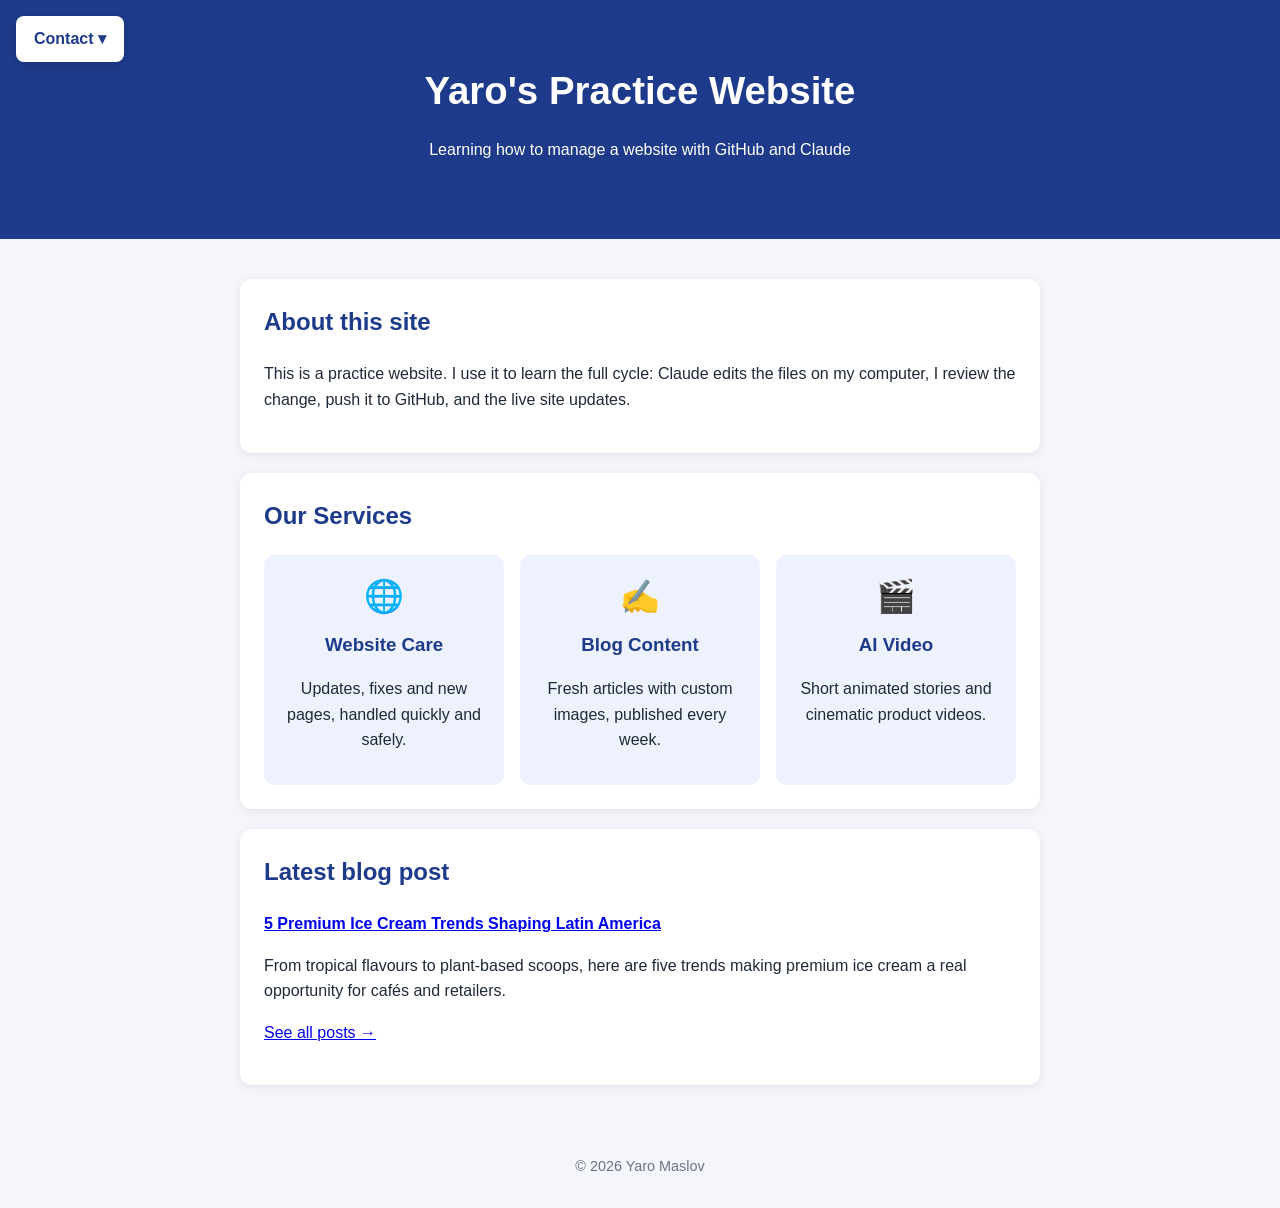
<file: index.html>
<!DOCTYPE html>
<html lang="en">
<head>
  <meta charset="UTF-8">
  <meta name="viewport" content="width=device-width, initial-scale=1.0">
  <title>Yaro's Practice Website</title>
  <style>
    body {
      margin: 0;
      font-family: Arial, Helvetica, sans-serif;
      background: #f4f6fb;
      color: #1f2937;
      line-height: 1.6;
    }
    header {
      background: #1e3a8a;
      color: white;
      text-align: center;
      padding: 60px 20px;
    }
    header h1 {
      margin: 0 0 10px;
      font-size: 2.4rem;
    }
    main {
      max-width: 800px;
      margin: 40px auto;
      padding: 0 20px;
    }
    .card {
      background: white;
      border-radius: 12px;
      padding: 24px;
      margin-bottom: 20px;
      box-shadow: 0 2px 8px rgba(0, 0, 0, 0.08);
    }
    .card h2 {
      margin-top: 0;
      color: #1e3a8a;
    }
    footer {
      text-align: center;
      padding: 30px;
      color: #6b7280;
      font-size: 0.9rem;
    }
    /* Contact menu (top-left corner) */
    .contact-menu {
      position: fixed;
      top: 16px;
      left: 16px;
      z-index: 10;
    }
    .contact-button {
      display: inline-block;
      background: white;
      color: #1e3a8a;
      font-weight: bold;
      padding: 10px 18px;
      border-radius: 8px;
      cursor: pointer;
      box-shadow: 0 2px 8px rgba(0, 0, 0, 0.15);
    }
    .contact-details {
      max-height: 0;
      overflow: hidden;
      opacity: 0;
      margin-top: 8px;
      background: white;
      border-radius: 8px;
      box-shadow: 0 2px 8px rgba(0, 0, 0, 0.15);
      transition: max-height 0.3s ease, opacity 0.3s ease;
    }
    .contact-details p {
      margin: 0;
      padding: 10px 18px;
      white-space: nowrap;
    }
    .contact-details a {
      color: #1e3a8a;
      text-decoration: none;
    }
    .contact-menu:hover .contact-details,
    .contact-menu:focus-within .contact-details {
      max-height: 200px;
      opacity: 1;
    }
    /* Our Services section */
    .services {
      display: grid;
      grid-template-columns: repeat(auto-fit, minmax(200px, 1fr));
      gap: 16px;
    }
    .service {
      background: #eef2ff;
      border-radius: 10px;
      padding: 16px;
      text-align: center;
    }
    .service .icon {
      font-size: 2rem;
    }
    .service h3 {
      margin: 8px 0;
      color: #1e3a8a;
    }
  </style>
</head>
<body>

  <!-- Contact menu: expands when you hover over it -->
  <div class="contact-menu" tabindex="0">
    <div class="contact-button">Contact &#9662;</div>
    <div class="contact-details">
      <p>&#9993; <a href="mailto:hello.yaro@example.com">hello.yaro@example.com</a></p>
      <p>&#9742; <a href="tel:+15550123456">+1 (555) 012-3456</a></p>
    </div>
  </div>

  <header>
    <h1>Yaro's Practice Website</h1>
    <p>Learning how to manage a website with GitHub and Claude</p>
  </header>

  <main>
    <div class="card">
      <h2>About this site</h2>
      <p>This is a practice website. I use it to learn the full cycle: Claude edits the files on my computer, I review the change, push it to GitHub, and the live site updates.</p>
    </div>

    <div class="card">
      <h2>Our Services</h2>
      <div class="services">
        <div class="service">
          <div class="icon">&#127760;</div>
          <h3>Website Care</h3>
          <p>Updates, fixes and new pages, handled quickly and safely.</p>
        </div>
        <div class="service">
          <div class="icon">&#9997;</div>
          <h3>Blog Content</h3>
          <p>Fresh articles with custom images, published every week.</p>
        </div>
        <div class="service">
          <div class="icon">&#127916;</div>
          <h3>AI Video</h3>
          <p>Short animated stories and cinematic product videos.</p>
        </div>
      </div>
    </div>

    <div class="card">
      <h2>Latest blog post</h2>
      <!-- LATEST POST (update when a new post is published) -->
      <p><a href="blog/ice-cream-trends-latin-america.html"><strong>5 Premium Ice Cream Trends Shaping Latin America</strong></a></p>
      <p>From tropical flavours to plant-based scoops, here are five trends making premium ice cream a real opportunity for cafés and retailers.</p>
      <p><a href="blog/index.html">See all posts &rarr;</a></p>
    </div>
  </main>

  <footer>
    &copy; 2026 Yaro Maslov
  </footer>

</body>
</html>
</file>
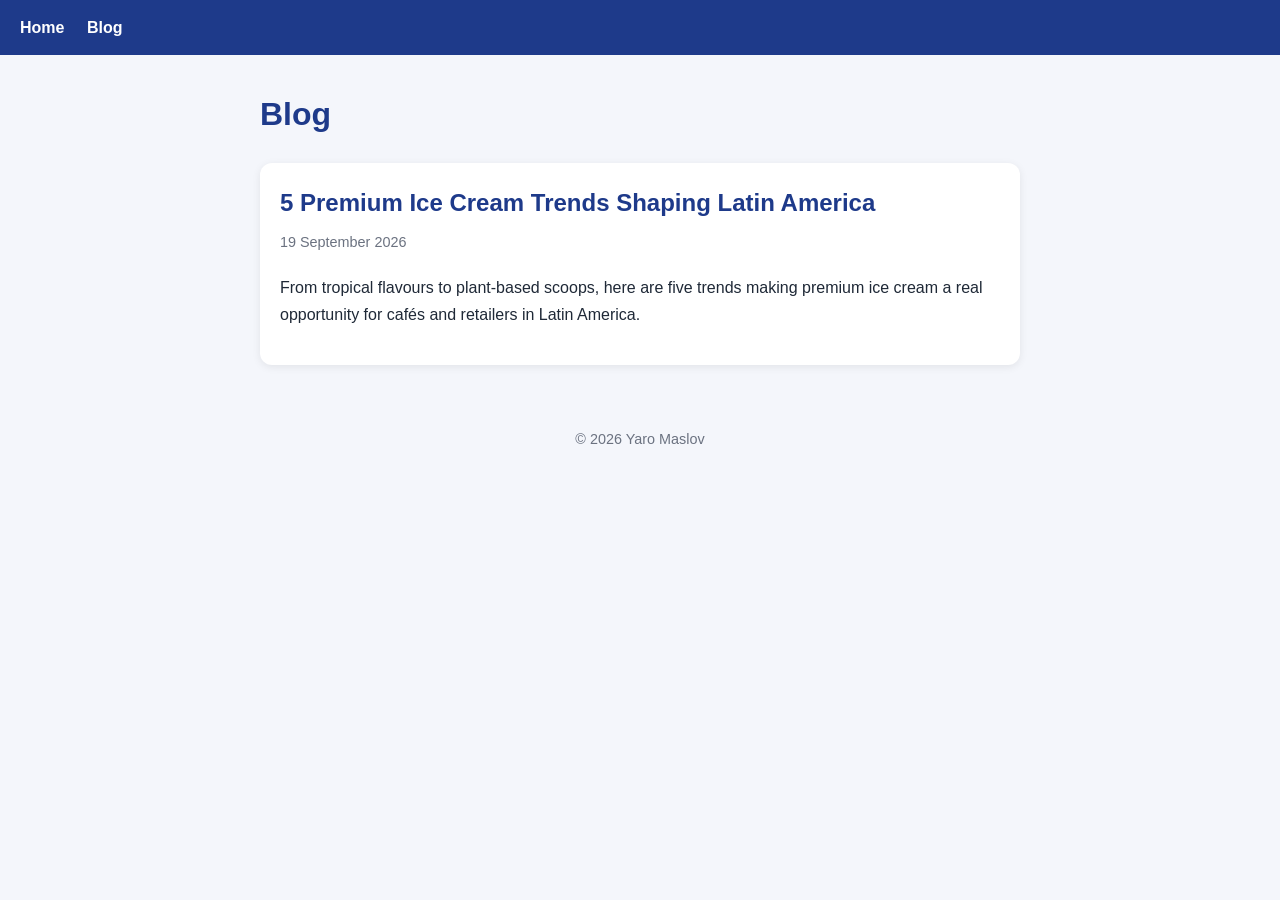
<file: blog/index.html>
<!DOCTYPE html>
<html lang="en">
<head>
  <meta charset="UTF-8">
  <meta name="viewport" content="width=device-width, initial-scale=1.0">
  <title>Blog | Yaro's Practice Website</title>
  <link rel="stylesheet" href="blog.css">
</head>
<body>
  <nav class="topbar">
    <a href="../index.html">Home</a>
    <a href="index.html">Blog</a>
  </nav>

  <main class="wrap">
    <h1 style="color:#1e3a8a">Blog</h1>

    <div class="post-list">
      <!-- NEW POSTS GO HERE (newest first) -->
      <div class="item">
        <h2><a href="ice-cream-trends-latin-america.html">5 Premium Ice Cream Trends Shaping Latin America</a></h2>
        <div class="meta">19 September 2026</div>
        <p>From tropical flavours to plant-based scoops, here are five trends making premium ice cream a real opportunity for cafés and retailers in Latin America.</p>
      </div>
    </div>
  </main>

  <footer>&copy; 2026 Yaro Maslov</footer>
</body>
</html>
</file>
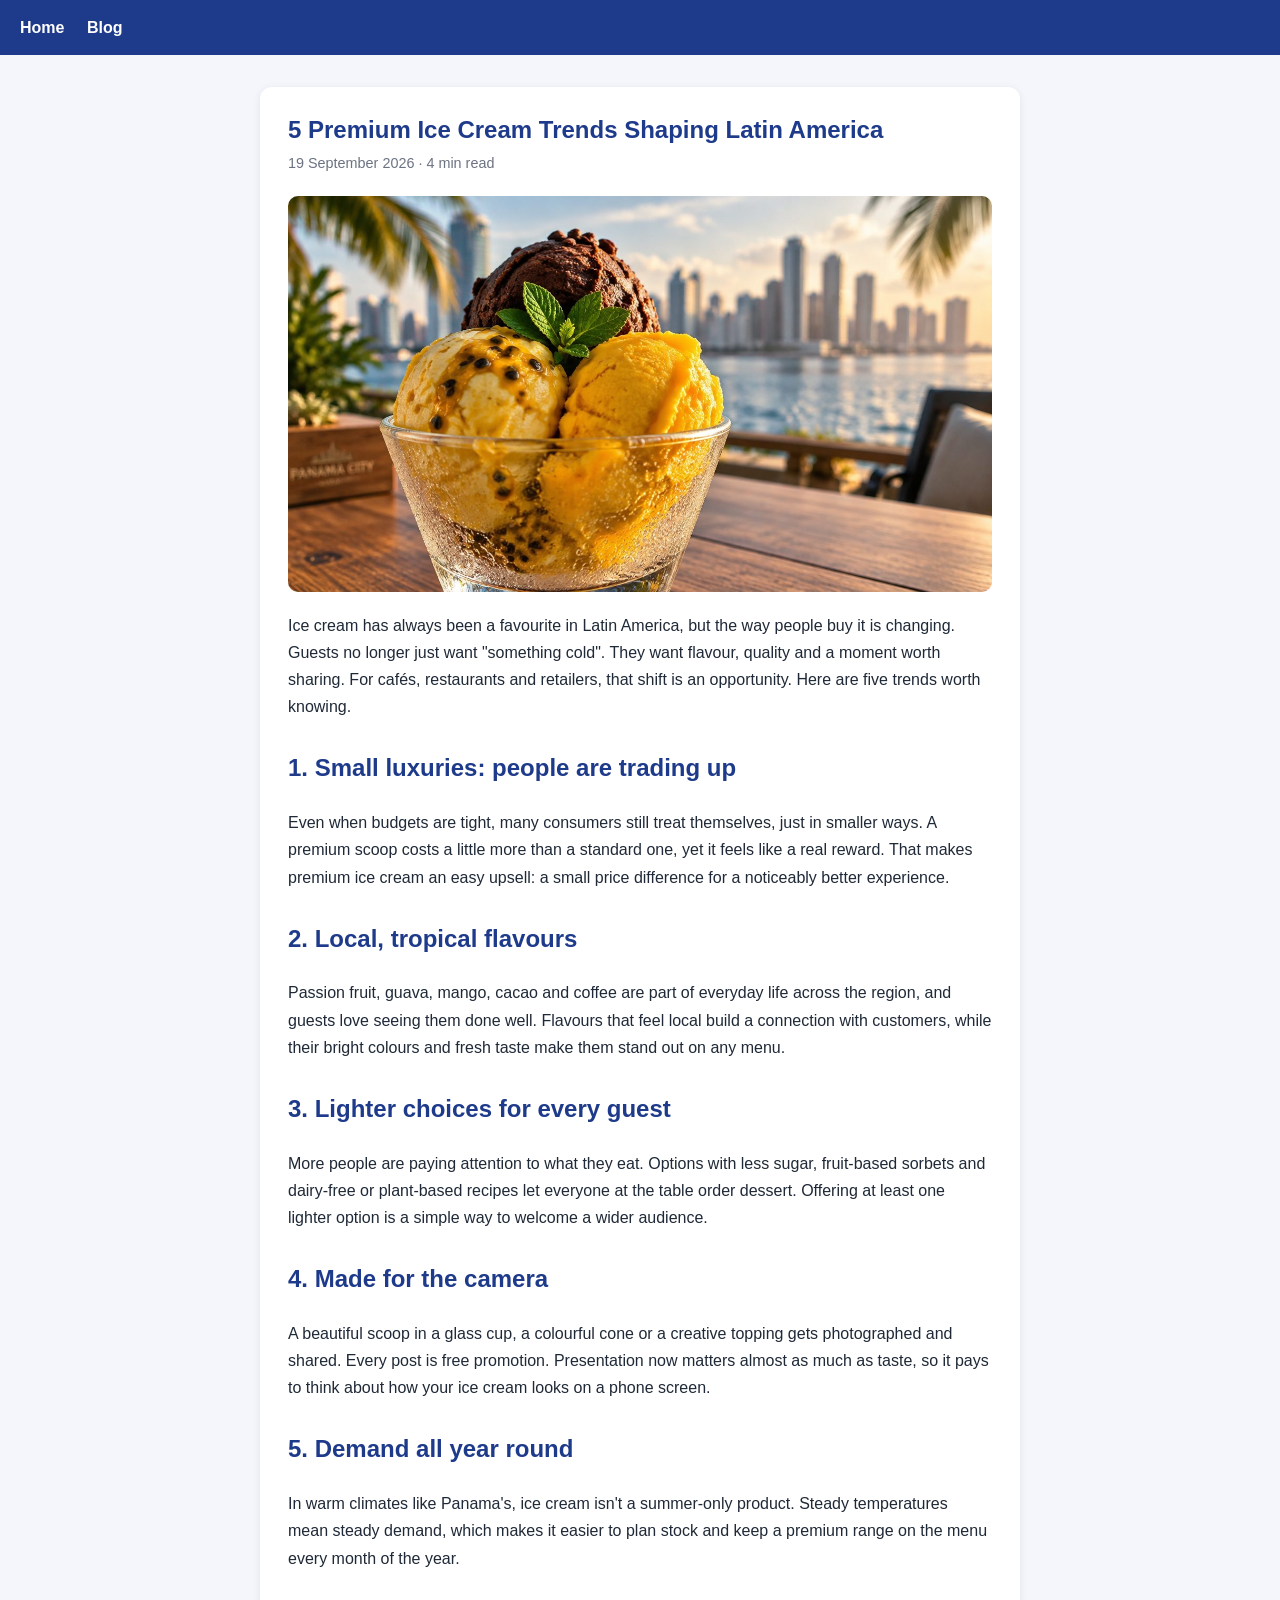
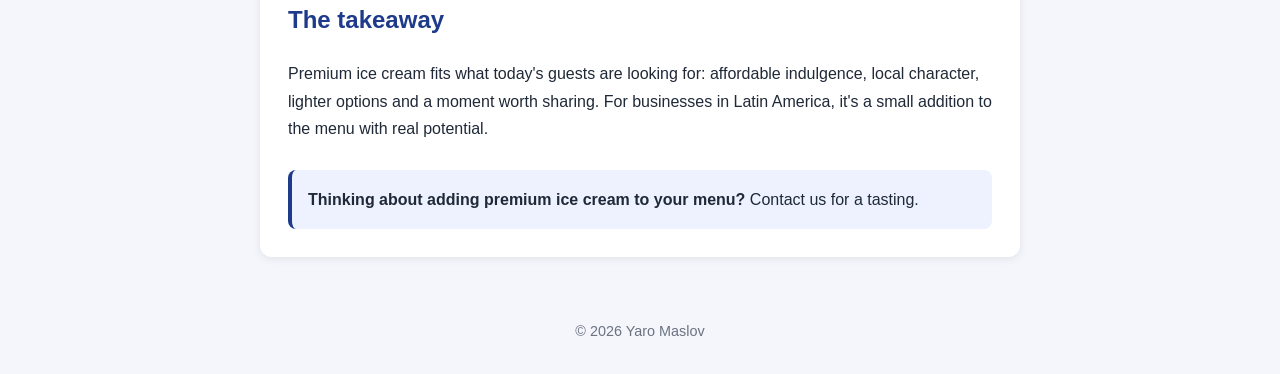
<file: blog/ice-cream-trends-latin-america.html>
<!DOCTYPE html>
<html lang="en">
<head>
  <meta charset="UTF-8">
  <meta name="viewport" content="width=device-width, initial-scale=1.0">
  <title>5 Premium Ice Cream Trends Shaping Latin America | Yaro's Practice Blog</title>
  <meta name="description" content="From tropical flavours to plant-based scoops, here are five trends making premium ice cream a real opportunity for cafés and retailers in Latin America.">
  <link rel="stylesheet" href="blog.css">
</head>
<body>
  <nav class="topbar">
    <a href="../index.html">Home</a>
    <a href="index.html">Blog</a>
  </nav>

  <main class="wrap">
    <article class="post">
      <h1>5 Premium Ice Cream Trends Shaping Latin America</h1>
      <div class="meta">19 September 2026 · 4 min read</div>

      <img class="cover" src="images/ice-cream-trends-latin-america.jpg" alt="Three scoops of tropical gelato — passion fruit, mango and cacao — in a glass cup on a cafe table with the Panama City skyline behind">

      <p>Ice cream has always been a favourite in Latin America, but the way people buy it is changing. Guests no longer just want "something cold". They want flavour, quality and a moment worth sharing. For cafés, restaurants and retailers, that shift is an opportunity. Here are five trends worth knowing.</p>

      <h2>1. Small luxuries: people are trading up</h2>
      <p>Even when budgets are tight, many consumers still treat themselves, just in smaller ways. A premium scoop costs a little more than a standard one, yet it feels like a real reward. That makes premium ice cream an easy upsell: a small price difference for a noticeably better experience.</p>

      <h2>2. Local, tropical flavours</h2>
      <p>Passion fruit, guava, mango, cacao and coffee are part of everyday life across the region, and guests love seeing them done well. Flavours that feel local build a connection with customers, while their bright colours and fresh taste make them stand out on any menu.</p>

      <h2>3. Lighter choices for every guest</h2>
      <p>More people are paying attention to what they eat. Options with less sugar, fruit-based sorbets and dairy-free or plant-based recipes let everyone at the table order dessert. Offering at least one lighter option is a simple way to welcome a wider audience.</p>

      <h2>4. Made for the camera</h2>
      <p>A beautiful scoop in a glass cup, a colourful cone or a creative topping gets photographed and shared. Every post is free promotion. Presentation now matters almost as much as taste, so it pays to think about how your ice cream looks on a phone screen.</p>

      <h2>5. Demand all year round</h2>
      <p>In warm climates like Panama's, ice cream isn't a summer-only product. Steady temperatures mean steady demand, which makes it easier to plan stock and keep a premium range on the menu every month of the year.</p>

      <h2>The takeaway</h2>
      <p>Premium ice cream fits what today's guests are looking for: affordable indulgence, local character, lighter options and a moment worth sharing. For businesses in Latin America, it's a small addition to the menu with real potential.</p>

      <div class="cta"><strong>Thinking about adding premium ice cream to your menu?</strong> Contact us for a tasting.</div>
    </article>
  </main>

  <footer>&copy; 2026 Yaro Maslov</footer>
</body>
</html>
</file>
<file: blog/blog.css>
/* Shared style for all blog pages */
body {
  margin: 0;
  font-family: Arial, Helvetica, sans-serif;
  background: #f4f6fb;
  color: #1f2937;
  line-height: 1.7;
}
a { color: #1e3a8a; }
.topbar {
  background: #1e3a8a;
  padding: 14px 20px;
}
.topbar a {
  color: white;
  text-decoration: none;
  font-weight: bold;
  margin-right: 18px;
}
.wrap {
  max-width: 760px;
  margin: 32px auto;
  padding: 0 20px;
}
.post {
  background: white;
  border-radius: 12px;
  padding: 28px;
  box-shadow: 0 2px 8px rgba(0, 0, 0, 0.08);
}
.post h1 {
  margin: 0 0 6px;
  color: #1e3a8a;
  line-height: 1.25;
}
.meta {
  color: #6b7280;
  font-size: 0.9rem;
  margin-bottom: 20px;
}
.cover {
  width: 100%;
  aspect-ratio: 16 / 9;
  object-fit: cover;
  border-radius: 10px;
  margin-bottom: 20px;
  display: block;
}
.cover-placeholder {
  background: linear-gradient(135deg, #fbbf24, #f472b6, #8b5cf6);
  color: white;
  display: flex;
  align-items: center;
  justify-content: center;
  font-weight: bold;
}
.post h2 { color: #1e3a8a; margin-top: 28px; }
.cta {
  background: #eef2ff;
  border-left: 4px solid #1e3a8a;
  padding: 16px;
  border-radius: 8px;
  margin-top: 28px;
}
.post-list .item {
  background: white;
  border-radius: 12px;
  padding: 20px;
  margin-bottom: 16px;
  box-shadow: 0 2px 8px rgba(0, 0, 0, 0.08);
}
.post-list .item h2 { margin: 0 0 6px; }
.post-list .item h2 a { text-decoration: none; }
footer {
  text-align: center;
  padding: 30px;
  color: #6b7280;
  font-size: 0.9rem;
}
</file>
